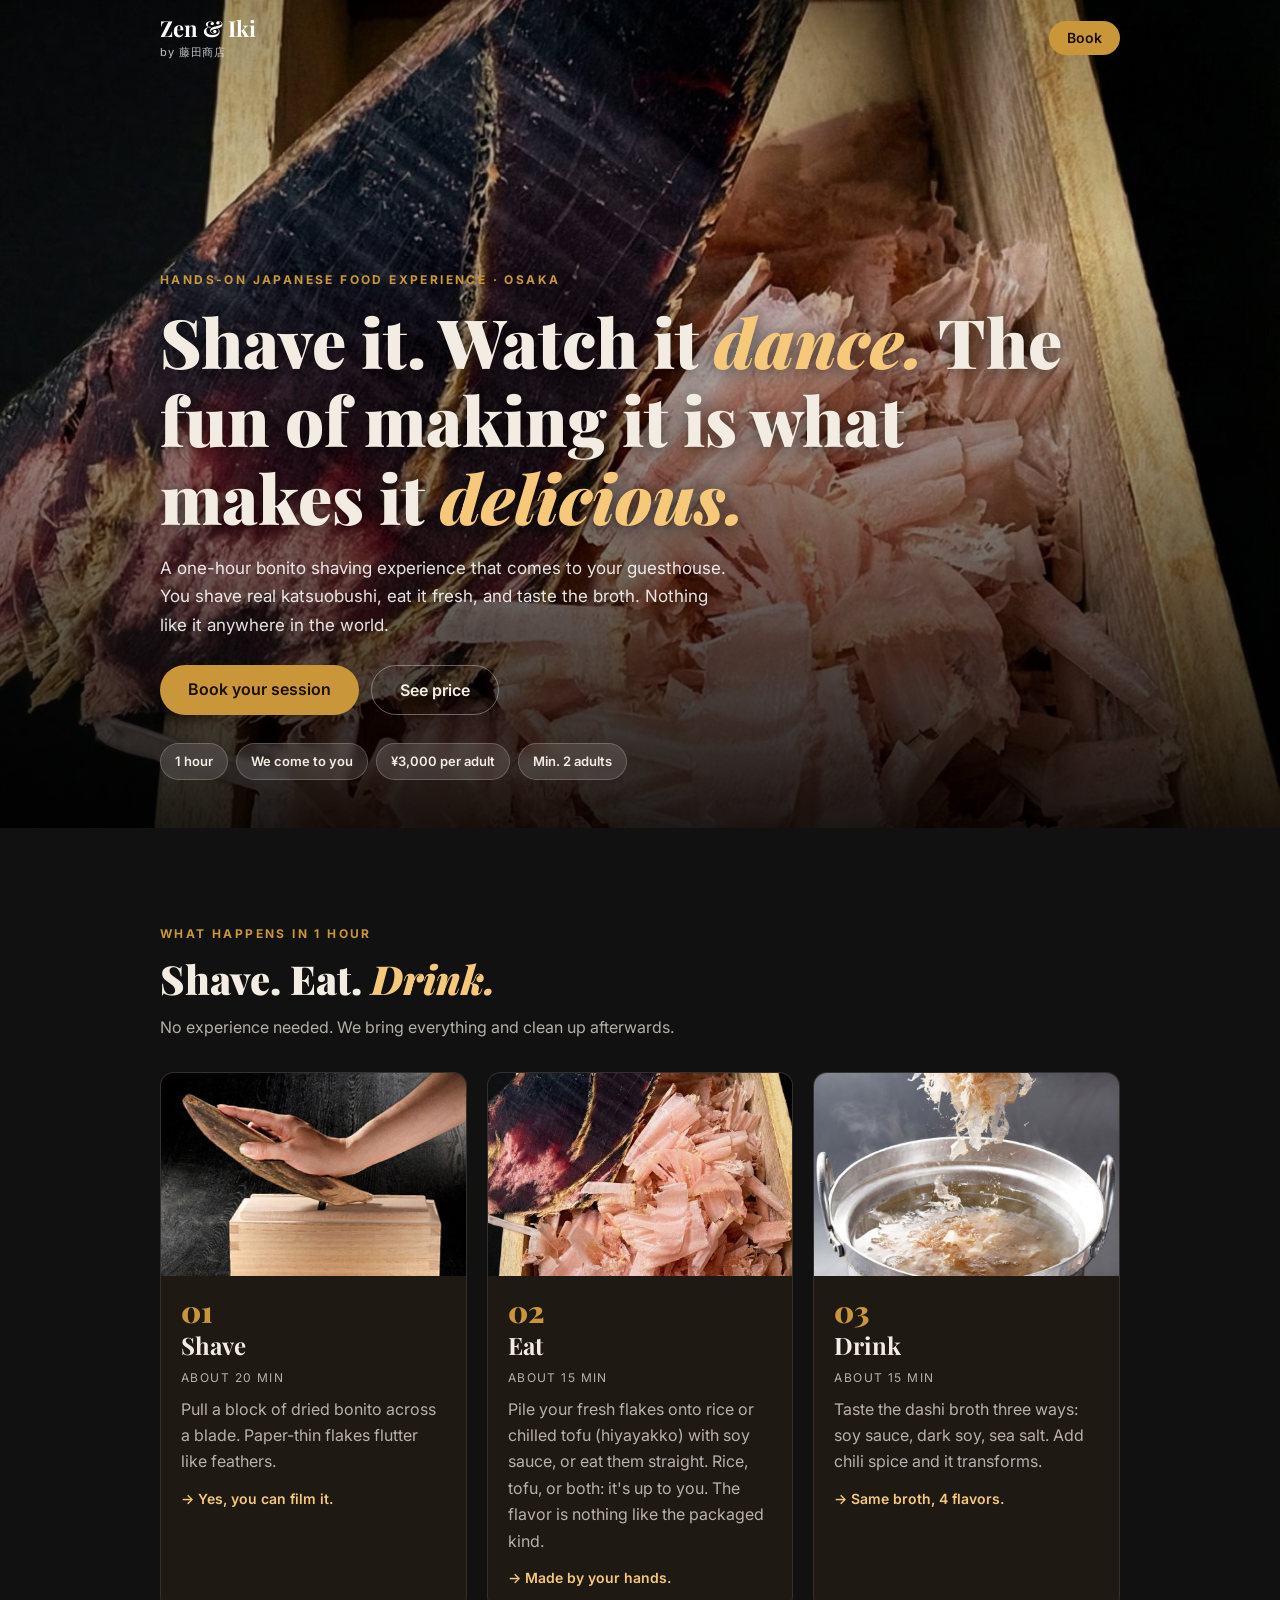
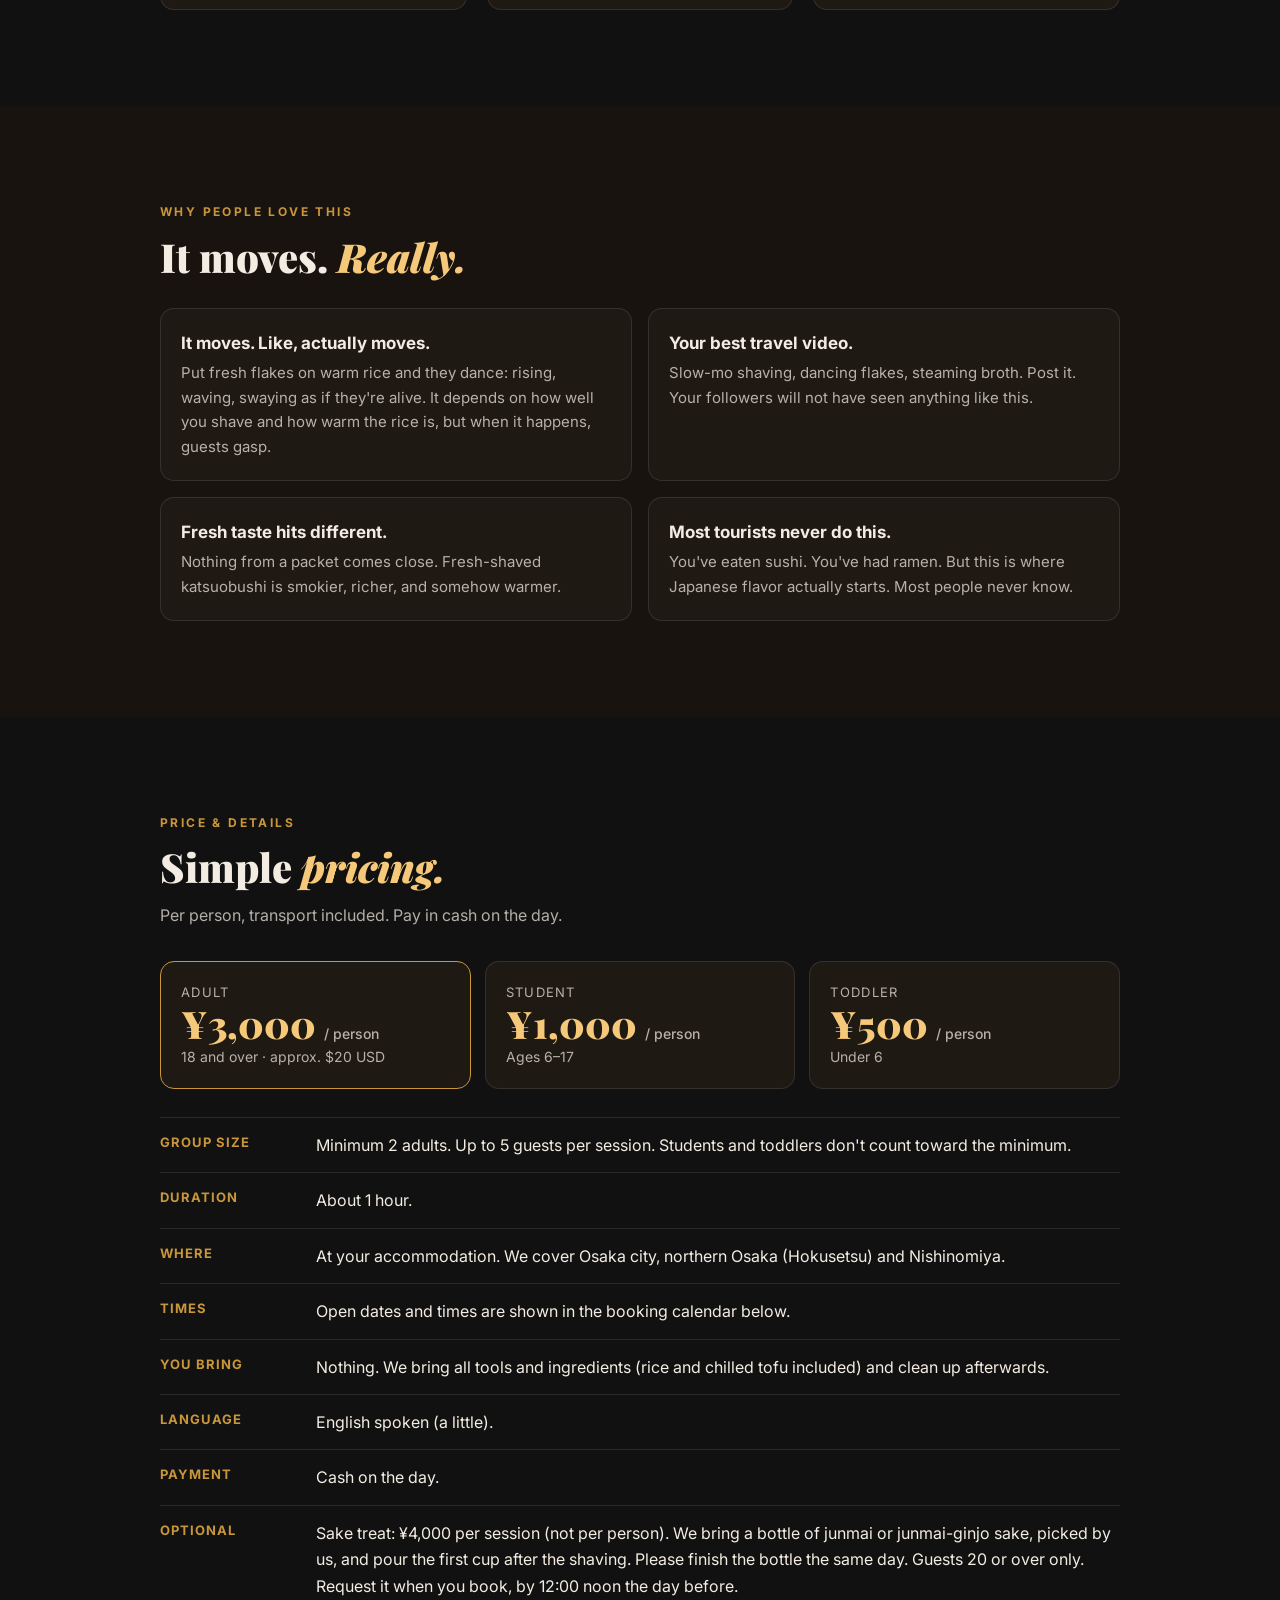
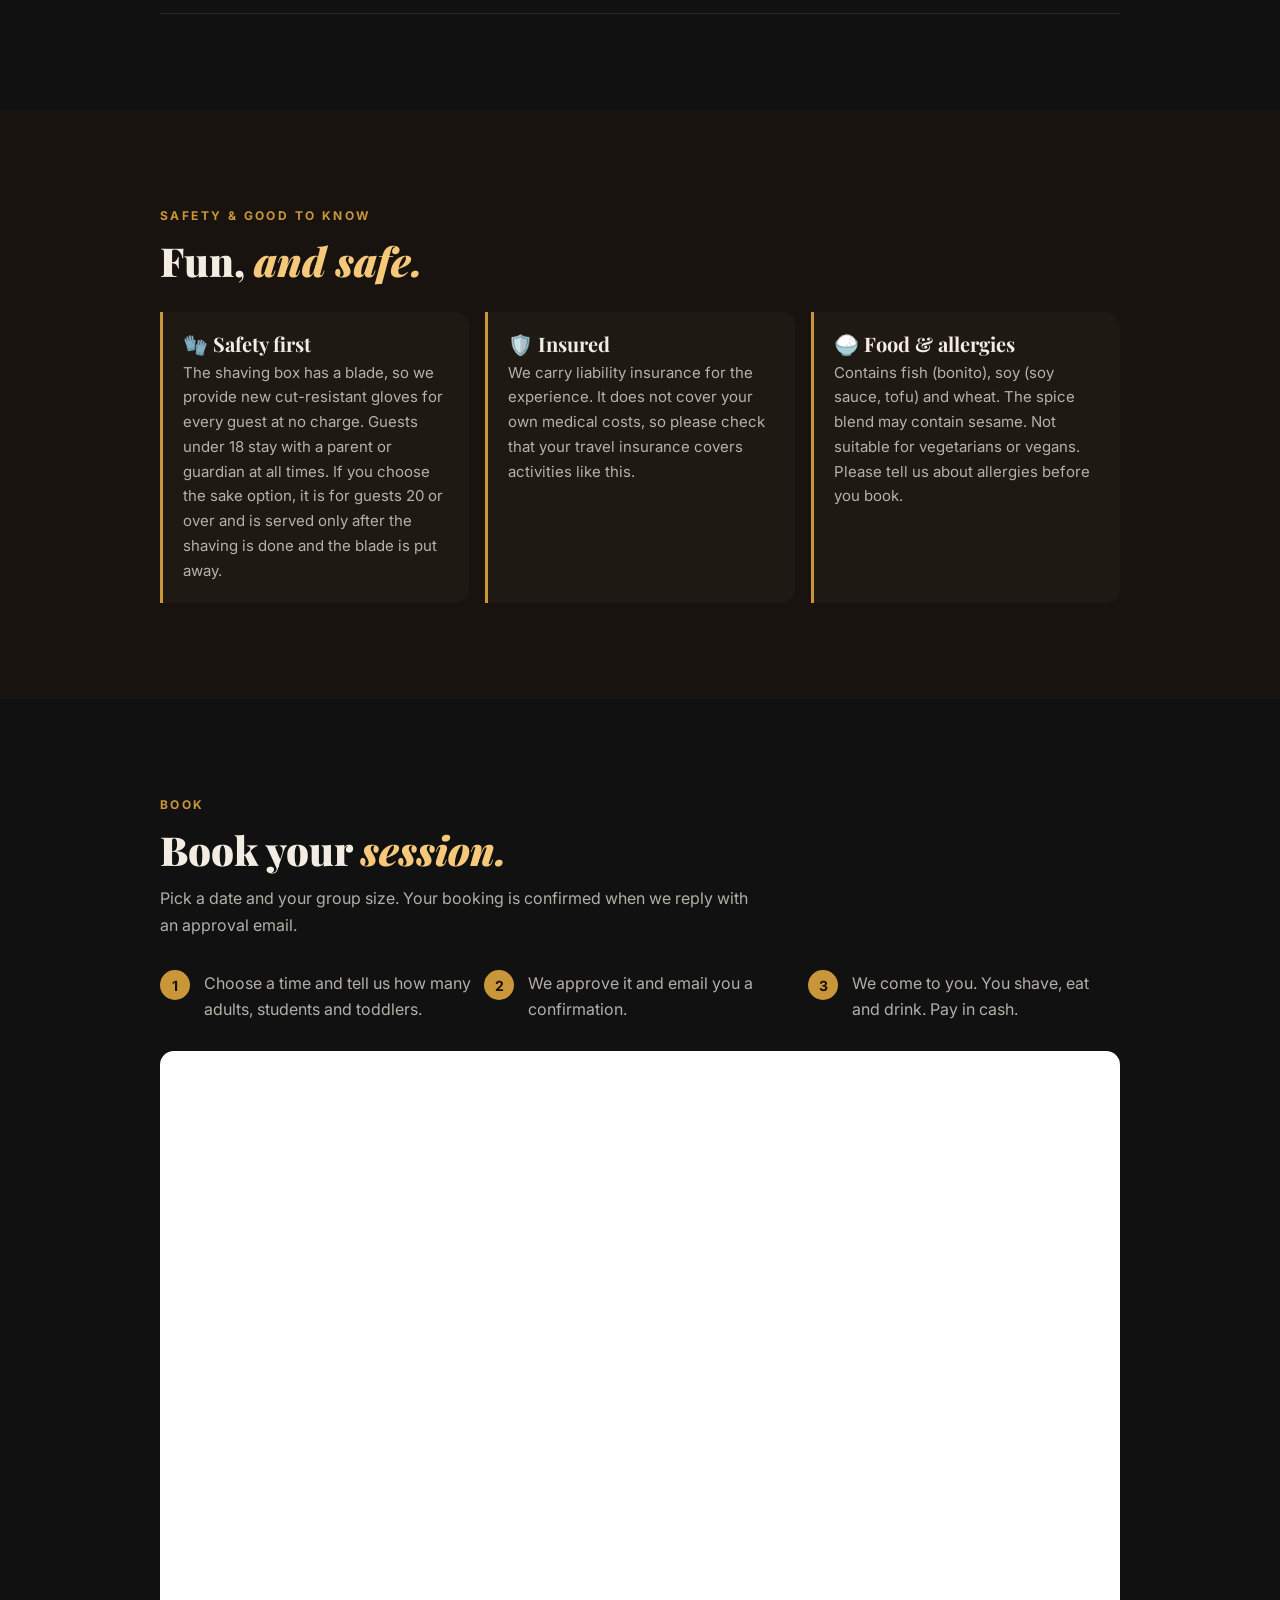
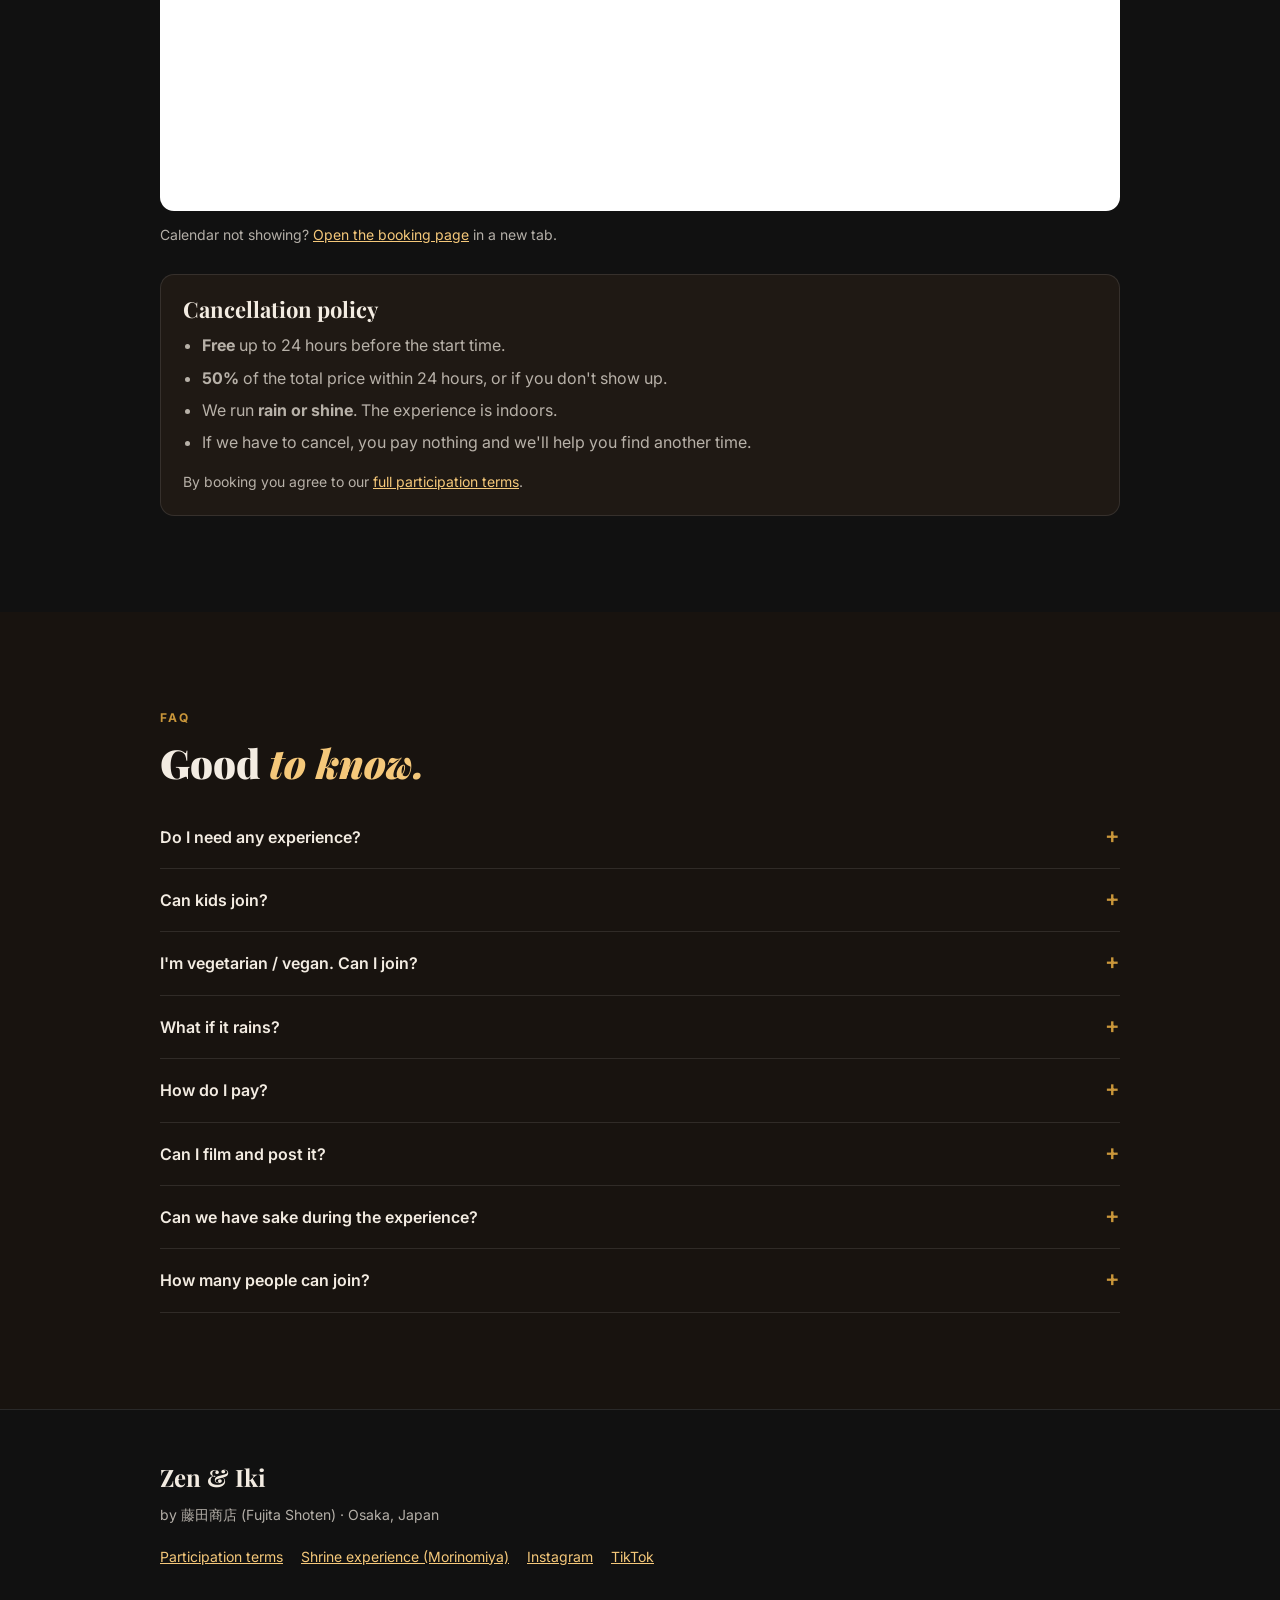
<file: index.html>
<!DOCTYPE html>
<html lang="en">
<head>
  <meta charset="UTF-8">
  <meta name="viewport" content="width=device-width, initial-scale=1">
  <title>Bonito Shaving Experience | Zen &amp; Iki, Osaka</title>
  <meta name="description" content="Shave real bonito, eat it fresh, taste the broth. A one-hour hands-on Japanese food experience that comes to your guesthouse in Osaka. From ¥3,000 per adult.">
  <meta property="og:type" content="website">
  <meta property="og:title" content="Bonito Shaving Experience | Zen &amp; Iki, Osaka">
  <meta property="og:description" content="Shave it. Watch it dance. A one-hour bonito shaving experience that comes to your guesthouse in Osaka.">
  <link rel="canonical" href="https://katsuo-minpaku-lp.vercel.app/">
  <meta property="og:url" content="https://katsuo-minpaku-lp.vercel.app/">
  <meta property="og:site_name" content="Zen &amp; Iki">
  <meta property="og:image" content="https://katsuo-minpaku-lp.vercel.app/assets/og.jpg">
  <meta property="og:image:width" content="1200">
  <meta property="og:image:height" content="630">
  <meta property="og:image:alt" content="A block of dried bonito and a box of fresh pink shavings">
  <meta name="twitter:card" content="summary_large_image">
  <meta name="theme-color" content="#111111">
  <link rel="icon" href="assets/favicon.svg" type="image/svg+xml">
  <link rel="preconnect" href="https://fonts.googleapis.com">
  <link rel="preconnect" href="https://fonts.gstatic.com" crossorigin>
  <link rel="stylesheet" href="https://fonts.googleapis.com/css2?family=Inter:wght@400;500;600;700&family=Playfair+Display:ital,wght@0,700;0,900;1,700&display=swap">
  <link rel="stylesheet" href="styles.css">
</head>
<body>

<header class="site-header">
  <div class="wrap">
    <a class="brand" href="#hero"><b>Zen &amp; Iki</b><span>by 藤田商店</span></a>
    <a class="btn small" href="#book" data-book>Book</a>
  </div>
</header>

<main>

<!-- HERO -->
<section class="hero" id="hero" style="padding:0">
  <img src="assets/hero.jpg" alt="Block of dried bonito and a box of fresh pink shavings" width="1400" height="1719">
  <div class="wrap">
    <p class="kicker">Hands-on Japanese food experience · Osaka</p>
    <h1>Shave it. Watch it <em>dance.</em> The fun of making it is what makes it <em>delicious.</em></h1>
    <p class="sub">A one-hour bonito shaving experience that comes to your guesthouse. You shave real katsuobushi, eat it fresh, and taste the broth. Nothing like it anywhere in the world.</p>
    <div class="cta-row">
      <a class="btn" href="#book" data-book>Book your session</a>
      <a class="btn ghost" href="#price">See price</a>
    </div>
    <ul class="chips">
      <li>1 hour</li>
      <li>We come to you</li>
      <li>¥3,000 per adult</li>
      <li>Min. 2 adults</li>
    </ul>
  </div>
</section>

<!-- WHAT HAPPENS -->
<section id="experience">
  <div class="wrap">
    <p class="kicker">What happens in 1 hour</p>
    <h2>Shave. Eat. <em>Drink.</em></h2>
    <p class="lead">No experience needed. We bring everything and clean up afterwards.</p>
    <div class="steps">
      <article class="step">
        <img src="assets/shave.jpg" alt="A hand pulling a block of dried bonito across a wooden shaving box" width="900" height="599" loading="lazy">
        <div class="body">
          <div class="num">01</div>
          <h3>Shave</h3>
          <div class="time">About 20 min</div>
          <p>Pull a block of dried bonito across a blade. Paper-thin flakes flutter like feathers.</p>
          <p class="hl">→ Yes, you can film it.</p>
        </div>
      </article>
      <article class="step">
        <img src="assets/flakes.jpg" alt="Freshly shaved pink bonito flakes" width="900" height="660" loading="lazy">
        <div class="body">
          <div class="num">02</div>
          <h3>Eat</h3>
          <div class="time">About 15 min</div>
          <p>Pile your fresh flakes onto rice or chilled tofu (hiyayakko) with soy sauce, or eat them straight. Rice, tofu, or both: it's up to you. The flavor is nothing like the packaged kind.</p>
          <p class="hl">→ Made by your hands.</p>
        </div>
      </article>
      <article class="step">
        <img src="assets/dashi.jpg" alt="Bonito flakes falling into a pot of steaming dashi broth" width="900" height="599" loading="lazy">
        <div class="body">
          <div class="num">03</div>
          <h3>Drink</h3>
          <div class="time">About 15 min</div>
          <p>Taste the dashi broth three ways: soy sauce, dark soy, sea salt. Add chili spice and it transforms.</p>
          <p class="hl">→ Same broth, 4 flavors.</p>
        </div>
      </article>
    </div>
  </div>
</section>

<!-- WHY -->
<section class="alt">
  <div class="wrap">
    <p class="kicker">Why people love this</p>
    <h2>It moves. <em>Really.</em></h2>
    <div class="why" style="margin-top:28px">
      <div><strong>It moves. Like, actually moves.</strong><p>Put fresh flakes on warm rice and they dance: rising, waving, swaying as if they're alive. It depends on how well you shave and how warm the rice is, but when it happens, guests gasp.</p></div>
      <div><strong>Your best travel video.</strong><p>Slow-mo shaving, dancing flakes, steaming broth. Post it. Your followers will not have seen anything like this.</p></div>
      <div><strong>Fresh taste hits different.</strong><p>Nothing from a packet comes close. Fresh-shaved katsuobushi is smokier, richer, and somehow warmer.</p></div>
      <div><strong>Most tourists never do this.</strong><p>You've eaten sushi. You've had ramen. But this is where Japanese flavor actually starts. Most people never know.</p></div>
    </div>
  </div>
</section>

<!-- PRICE -->
<section id="price">
  <div class="wrap">
    <p class="kicker">Price &amp; details</p>
    <h2>Simple <em>pricing.</em></h2>
    <p class="lead">Per person, transport included. Pay in cash on the day.</p>
    <div class="price-grid">
      <div class="price-card main">
        <div class="who">Adult</div>
        <div class="amt">¥3,000 <small>/ person</small></div>
        <div class="age">18 and over · approx. $20 USD</div>
      </div>
      <div class="price-card">
        <div class="who">Student</div>
        <div class="amt">¥1,000 <small>/ person</small></div>
        <div class="age">Ages 6–17</div>
      </div>
      <div class="price-card">
        <div class="who">Toddler</div>
        <div class="amt">¥500 <small>/ person</small></div>
        <div class="age">Under 6</div>
      </div>
    </div>
    <ul class="facts">
      <li><b>Group size</b><span>Minimum 2 adults. Up to 5 guests per session. Students and toddlers don't count toward the minimum.</span></li>
      <li><b>Duration</b><span>About 1 hour.</span></li>
      <li><b>Where</b><span>At your accommodation. We cover Osaka city, northern Osaka (Hokusetsu) and Nishinomiya.</span></li>
      <li><b>Times</b><span>Open dates and times are shown in the booking calendar below.</span></li>
      <li><b>You bring</b><span>Nothing. We bring all tools and ingredients (rice and chilled tofu included) and clean up afterwards.</span></li>
      <li><b>Language</b><span>English spoken (a little).</span></li>
      <li><b>Payment</b><span>Cash on the day.</span></li>
      <li><b>Optional</b><span>Sake treat: ¥4,000 per session (not per person). We bring a bottle of junmai or junmai-ginjo sake, picked by us, and pour the first cup after the shaving. Please finish the bottle the same day. Guests 20 or over only. Request it when you book, by 12:00 noon the day before.</span></li>
    </ul>
  </div>
</section>

<!-- SAFETY -->
<section class="alt">
  <div class="wrap">
    <p class="kicker">Safety &amp; good to know</p>
    <h2>Fun, <em>and safe.</em></h2>
    <div class="notes" style="margin-top:28px">
      <div class="note">
        <h3>🧤 Safety first</h3>
        <p>The shaving box has a blade, so we provide new cut-resistant gloves for every guest at no charge. Guests under 18 stay with a parent or guardian at all times. If you choose the sake option, it is for guests 20 or over and is served only after the shaving is done and the blade is put away.</p>
      </div>
      <div class="note">
        <h3>🛡️ Insured</h3>
        <p>We carry liability insurance for the experience. It does not cover your own medical costs, so please check that your travel insurance covers activities like this.</p>
      </div>
      <div class="note">
        <h3>🍚 Food &amp; allergies</h3>
        <p>Contains fish (bonito), soy (soy sauce, tofu) and wheat. The spice blend may contain sesame. Not suitable for vegetarians or vegans. Please tell us about allergies before you book.</p>
      </div>
    </div>
  </div>
</section>

<!-- BOOK -->
<section id="book">
  <div class="wrap">
    <p class="kicker">Book</p>
    <h2>Book your <em>session.</em></h2>
    <p class="lead">Pick a date and your group size. Your booking is confirmed when we reply with an approval email.</p>
    <ol class="how-book">
      <li>Choose a time and tell us how many adults, students and toddlers.</li>
      <li>We approve it and email you a confirmation.</li>
      <li>We come to you. You shave, eat and drink. Pay in cash.</li>
    </ol>
    <div id="booking-frame" class="booking-frame"></div>
    <p class="frame-fallback">Calendar not showing? <a href="#book" data-book>Open the booking page</a> in a new tab.</p>
    <div class="booking-pending">
      Online booking opens soon. In the meantime, message us on
      <a href="https://www.instagram.com/katsuobushi.osaka" target="_blank" rel="noopener noreferrer">Instagram</a>.
    </div>

    <div class="policy">
      <h3>Cancellation policy</h3>
      <ul>
        <li><strong>Free</strong> up to 24 hours before the start time.</li>
        <li><strong>50%</strong> of the total price within 24 hours, or if you don't show up.</li>
        <li>We run <strong>rain or shine</strong>. The experience is indoors.</li>
        <li>If we have to cancel, you pay nothing and we'll help you find another time.</li>
      </ul>
      <p style="margin:14px 0 0;color:var(--muted);font-size:14px">By booking you agree to our <a href="terms.html">full participation terms</a>.</p>
    </div>
  </div>
</section>

<!-- FAQ -->
<section class="alt faq">
  <div class="wrap">
    <p class="kicker">FAQ</p>
    <h2>Good <em>to know.</em></h2>
    <div style="margin-top:20px">
      <details><summary>Do I need any experience?</summary><p>No. We show you how, and gloves are provided. If you can pull a block across a blade, you can do it.</p></details>
      <details><summary>Can kids join?</summary><p>Yes. Students (6–17) are ¥1,000 and toddlers (under 6) are ¥500. Anyone under 18 must stay with a parent or guardian. Toddlers take part with a guardian right beside them, and we may ask that they not handle the blade.</p></details>
      <details><summary>I'm vegetarian / vegan. Can I join?</summary><p>Sorry, no. The experience is built around bonito (fish), so it is not suitable for vegetarians or vegans.</p></details>
      <details><summary>What if it rains?</summary><p>Nothing changes. The experience is indoors and runs rain or shine.</p></details>
      <details><summary>How do I pay?</summary><p>In cash on the day. Prices are per person and include transport.</p></details>
      <details><summary>Can I film and post it?</summary><p>Please do. We may also film the session for our own promotion. If you'd rather not appear, just tell us before we start.</p></details>
      <details><summary>Can we have sake during the experience?</summary><p>Yes, as an option for ¥4,000 per session (not per person). We pour the first cup after the shaving, once the blade is put away, and the rest of the bottle is yours to finish that day. Guests 20 or over only. Please request it when you book, by 12:00 noon the day before.</p></details>
      <details><summary>How many people can join?</summary><p>At least 2 adults, and up to 5 guests in total per session.</p></details>
    </div>
  </div>
</section>

</main>

<footer>
  <div class="wrap">
    <div class="brand-line">Zen &amp; Iki</div>
    <p>by 藤田商店 (Fujita Shoten) · Osaka, Japan</p>
    <div class="foot-links">
      <a href="terms.html">Participation terms</a>
      <a href="https://katsuobushi-3pjo.vercel.app/" target="_blank" rel="noopener noreferrer">Shrine experience (Morinomiya)</a>
      <a href="https://www.instagram.com/katsuobushi.osaka" target="_blank" rel="noopener noreferrer">Instagram</a>
      <a href="https://www.tiktok.com/@user2796113026210" target="_blank" rel="noopener noreferrer">TikTok</a>
    </div>
  </div>
</footer>

<div id="sticky" class="sticky">
  <a class="btn" href="#book" data-book>Book your session · from ¥3,000</a>
</div>

<script src="script.js"></script>
</body>
</html>
</file>
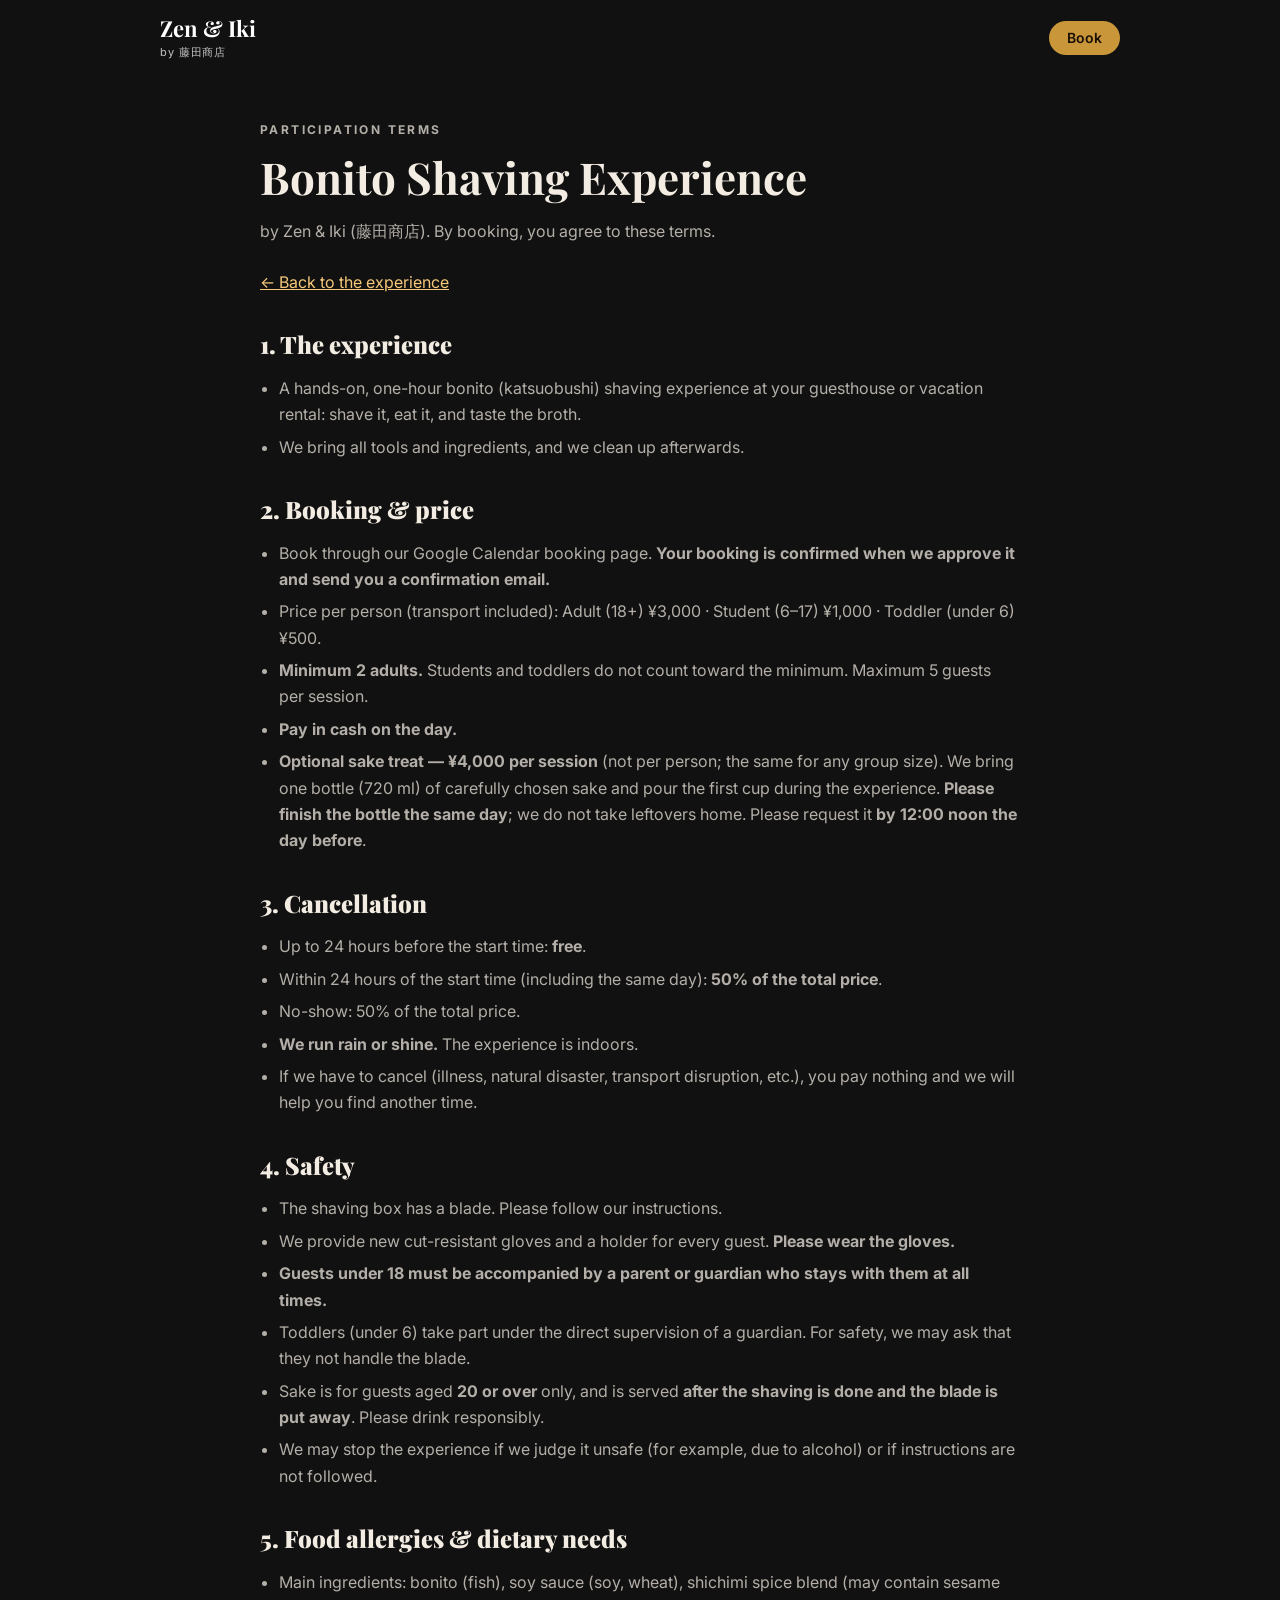
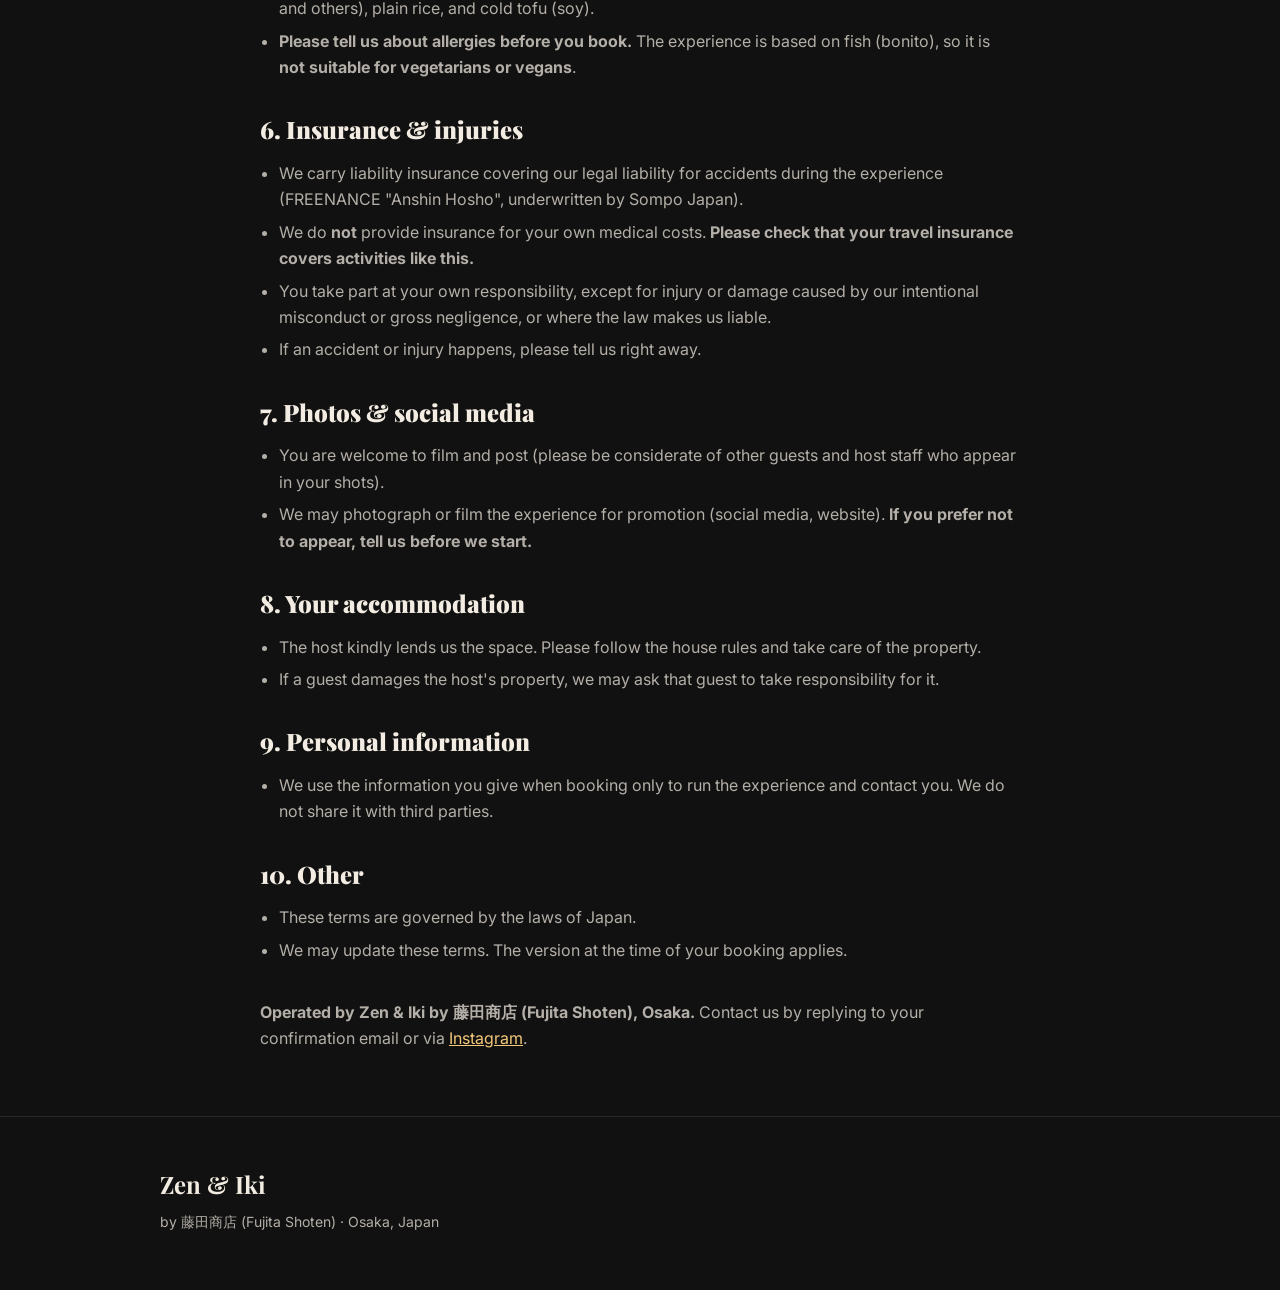
<file: terms.html>
<!DOCTYPE html>
<html lang="en">
<head>
  <meta charset="UTF-8">
  <meta name="viewport" content="width=device-width, initial-scale=1">
  <title>Participation Terms | Zen &amp; Iki</title>
  <meta name="description" content="Participation terms for the Zen &amp; Iki bonito shaving experience: booking, price, cancellation, safety, allergies, insurance and photos.">
  <meta name="theme-color" content="#111111">
  <link rel="icon" href="assets/favicon.svg" type="image/svg+xml">
  <link rel="preconnect" href="https://fonts.googleapis.com">
  <link rel="preconnect" href="https://fonts.gstatic.com" crossorigin>
  <link rel="stylesheet" href="https://fonts.googleapis.com/css2?family=Inter:wght@400;500;600;700&family=Playfair+Display:ital,wght@0,700;0,900;1,700&display=swap">
  <link rel="stylesheet" href="styles.css">
</head>
<body>

<header class="site-header">
  <div class="wrap">
    <a class="brand" href="./"><b>Zen &amp; Iki</b><span>by 藤田商店</span></a>
    <a class="btn small" href="./#book">Book</a>
  </div>
</header>

<main class="wrap doc">
  <p class="kicker">Participation terms</p>
  <h1>Bonito Shaving Experience</h1>
  <p>by Zen &amp; Iki (藤田商店). By booking, you agree to these terms.</p>
  <a class="back" href="./">← Back to the experience</a>

  <!-- 本文は docs/参加規約_EN.md と同じ内容。どちらかを直したら両方そろえる -->
  <h2>1. The experience</h2>
  <ul>
    <li>A hands-on, one-hour bonito (katsuobushi) shaving experience at your guesthouse or vacation rental: shave it, eat it, and taste the broth.</li>
    <li>We bring all tools and ingredients, and we clean up afterwards.</li>
  </ul>

  <h2>2. Booking &amp; price</h2>
  <ul>
    <li>Book through our Google Calendar booking page. <strong>Your booking is confirmed when we approve it and send you a confirmation email.</strong></li>
    <li>Price per person (transport included): Adult (18+) ¥3,000 · Student (6–17) ¥1,000 · Toddler (under 6) ¥500.</li>
    <li><strong>Minimum 2 adults.</strong> Students and toddlers do not count toward the minimum. Maximum 5 guests per session.</li>
    <li><strong>Pay in cash on the day.</strong></li>
    <li><strong>Optional sake treat — ¥4,000 per session</strong> (not per person; the same for any group size). We bring one bottle (720 ml) of carefully chosen sake and pour the first cup during the experience. <strong>Please finish the bottle the same day</strong>; we do not take leftovers home. Please request it <strong>by 12:00 noon the day before</strong>.</li>
  </ul>

  <h2>3. Cancellation</h2>
  <ul>
    <li>Up to 24 hours before the start time: <strong>free</strong>.</li>
    <li>Within 24 hours of the start time (including the same day): <strong>50% of the total price</strong>.</li>
    <li>No-show: 50% of the total price.</li>
    <li><strong>We run rain or shine.</strong> The experience is indoors.</li>
    <li>If we have to cancel (illness, natural disaster, transport disruption, etc.), you pay nothing and we will help you find another time.</li>
  </ul>

  <h2>4. Safety</h2>
  <ul>
    <li>The shaving box has a blade. Please follow our instructions.</li>
    <li>We provide new cut-resistant gloves and a holder for every guest. <strong>Please wear the gloves.</strong></li>
    <li><strong>Guests under 18 must be accompanied by a parent or guardian who stays with them at all times.</strong></li>
    <li>Toddlers (under 6) take part under the direct supervision of a guardian. For safety, we may ask that they not handle the blade.</li>
    <li>Sake is for guests aged <strong>20 or over</strong> only, and is served <strong>after the shaving is done and the blade is put away</strong>. Please drink responsibly.</li>
    <li>We may stop the experience if we judge it unsafe (for example, due to alcohol) or if instructions are not followed.</li>
  </ul>

  <h2>5. Food allergies &amp; dietary needs</h2>
  <ul>
    <li>Main ingredients: bonito (fish), soy sauce (soy, wheat), shichimi spice blend (may contain sesame and others), plain rice, and cold tofu (soy).</li>
    <li><strong>Please tell us about allergies before you book.</strong> The experience is based on fish (bonito), so it is <strong>not suitable for vegetarians or vegans</strong>.</li>
  </ul>

  <h2>6. Insurance &amp; injuries</h2>
  <ul>
    <li>We carry liability insurance covering our legal liability for accidents during the experience (FREENANCE "Anshin Hosho", underwritten by Sompo Japan).</li>
    <li>We do <strong>not</strong> provide insurance for your own medical costs. <strong>Please check that your travel insurance covers activities like this.</strong></li>
    <li>You take part at your own responsibility, except for injury or damage caused by our intentional misconduct or gross negligence, or where the law makes us liable.</li>
    <li>If an accident or injury happens, please tell us right away.</li>
  </ul>

  <h2>7. Photos &amp; social media</h2>
  <ul>
    <li>You are welcome to film and post (please be considerate of other guests and host staff who appear in your shots).</li>
    <li>We may photograph or film the experience for promotion (social media, website). <strong>If you prefer not to appear, tell us before we start.</strong></li>
  </ul>

  <h2>8. Your accommodation</h2>
  <ul>
    <li>The host kindly lends us the space. Please follow the house rules and take care of the property.</li>
    <li>If a guest damages the host's property, we may ask that guest to take responsibility for it.</li>
  </ul>

  <h2>9. Personal information</h2>
  <ul>
    <li>We use the information you give when booking only to run the experience and contact you. We do not share it with third parties.</li>
  </ul>

  <h2>10. Other</h2>
  <ul>
    <li>These terms are governed by the laws of Japan.</li>
    <li>We may update these terms. The version at the time of your booking applies.</li>
  </ul>

  <p style="margin-top:36px"><strong>Operated by Zen &amp; Iki by 藤田商店 (Fujita Shoten), Osaka.</strong> Contact us by replying to your confirmation email or via
    <a href="https://www.instagram.com/katsuobushi.osaka" target="_blank" rel="noopener noreferrer">Instagram</a>.</p>
</main>

<footer>
  <div class="wrap">
    <div class="brand-line">Zen &amp; Iki</div>
    <p>by 藤田商店 (Fujita Shoten) · Osaka, Japan</p>
  </div>
</footer>

</body>
</html>
</file>
<file: styles.css>
/* Zen & Iki — guesthouse guest landing page */
:root {
  --bg: #111;
  --bg-alt: #18130f;
  --surface: #1f1914;
  --line: rgba(255, 255, 255, 0.1);
  --text: #f3ece2;
  --muted: rgba(243, 236, 226, 0.72);
  --gold: #c9963a;
  --gold-soft: #f5c87a;
  --on-gold: #1a0f05;
  --radius: 14px;
  --serif: 'Playfair Display', Georgia, serif;
  --sans: 'Inter', system-ui, -apple-system, 'Segoe UI', sans-serif;
}

*, *::before, *::after { box-sizing: border-box; }
html { scroll-behavior: smooth; }
body {
  margin: 0;
  background: var(--bg);
  color: var(--text);
  font-family: var(--sans);
  font-size: 16px;
  line-height: 1.65;
  -webkit-font-smoothing: antialiased;
}
img { max-width: 100%; display: block; }
a { color: var(--gold-soft); }
a:focus-visible, button:focus-visible, summary:focus-visible {
  outline: 2px solid var(--gold-soft);
  outline-offset: 3px;
}

.wrap { width: 100%; max-width: 1000px; margin: 0 auto; padding: 0 20px; }
section { padding: 64px 0; }
.alt { background: var(--bg-alt); }

.kicker {
  font-size: 12px; font-weight: 700; letter-spacing: 0.2em;
  text-transform: uppercase; color: var(--gold); margin: 0 0 12px;
}
h1, h2, h3 { font-family: var(--serif); line-height: 1.15; margin: 0; }
h2 { font-size: clamp(28px, 5vw, 40px); font-weight: 900; margin-bottom: 12px; }
h2 em, h1 em { font-style: italic; color: var(--gold-soft); }
.lead { color: var(--muted); max-width: 60ch; margin: 0 0 32px; }

/* Buttons */
.btn {
  display: inline-block; text-decoration: none; cursor: pointer;
  background: var(--gold); color: var(--on-gold);
  font: 600 16px/1 var(--sans); padding: 16px 28px;
  border-radius: 999px; border: 0;
}
.btn:hover { background: var(--gold-soft); }
.btn.ghost { background: transparent; color: var(--text); border: 1px solid rgba(255,255,255,.35); }
.btn.ghost:hover { background: rgba(255,255,255,.08); }
.btn.small { padding: 10px 18px; font-size: 14px; }
.btn[aria-disabled="true"] { opacity: .55; pointer-events: none; }

/* Header */
.site-header {
  position: absolute; top: 0; left: 0; right: 0; z-index: 5;
  padding: 16px 0;
}
.site-header .wrap { display: flex; align-items: center; justify-content: space-between; }
.brand { text-decoration: none; color: #fff; line-height: 1.15; }
.brand b { font-family: var(--serif); font-size: 22px; display: block; }
.brand span { font-size: 11px; letter-spacing: .08em; color: rgba(255,255,255,.75); }

/* Hero */
.hero {
  position: relative; min-height: 92vh; min-height: 92svh;
  display: flex; align-items: flex-end; overflow: hidden; background: #0d0804;
}
.hero img {
  position: absolute; inset: 0; width: 100%; height: 100%;
  object-fit: cover; object-position: center 62%;
}
.hero::after {
  content: ""; position: absolute; inset: 0;
  background: linear-gradient(to bottom, rgba(0,0,0,.35) 0%, rgba(0,0,0,.15) 30%, rgba(0,0,0,.88) 100%);
}
.hero .wrap { position: relative; z-index: 2; padding-bottom: 48px; padding-top: 120px; }
.hero h1 { font-size: clamp(36px, 8vw, 68px); font-weight: 900; text-shadow: 0 2px 18px rgba(0,0,0,.6); max-width: 14em; }
.hero .sub { max-width: 52ch; margin: 18px 0 26px; color: rgba(255,255,255,.88); font-size: 17px; }
.cta-row { display: flex; flex-wrap: wrap; gap: 12px; }
.chips { display: flex; flex-wrap: wrap; gap: 8px; margin: 28px 0 0; padding: 0; list-style: none; }
.chips li {
  font-size: 13px; font-weight: 600; padding: 7px 14px; border-radius: 999px;
  background: rgba(255,255,255,.12); border: 1px solid rgba(255,255,255,.2); backdrop-filter: blur(4px);
}

/* Steps */
.steps { display: grid; gap: 20px; grid-template-columns: 1fr; }
.step { background: var(--surface); border: 1px solid var(--line); border-radius: var(--radius); overflow: hidden; }
.step img { width: 100%; height: auto; aspect-ratio: 3 / 2; object-fit: cover; }
.step .body { padding: 20px; }
.step .num { font-family: var(--serif); color: var(--gold); font-size: 30px; font-weight: 900; line-height: 1; }
.step h3 { font-size: 24px; margin: 6px 0 8px; }
.step .time { font-size: 12px; letter-spacing: .12em; text-transform: uppercase; color: var(--muted); }
.step p { color: var(--muted); margin: 8px 0 12px; }
.step .hl { color: var(--gold-soft); font-weight: 600; font-size: 14px; margin: 0; }

/* Why */
.why { display: grid; gap: 16px; grid-template-columns: 1fr; }
.why div { padding: 20px; border: 1px solid var(--line); border-radius: var(--radius); background: var(--surface); }
.why strong { display: block; font-size: 17px; margin-bottom: 4px; }
.why p { margin: 0; color: var(--muted); font-size: 15px; }

/* Price */
.price-grid { display: grid; gap: 14px; grid-template-columns: 1fr; margin-bottom: 28px; }
.price-card { padding: 20px; border: 1px solid var(--line); border-radius: var(--radius); background: var(--surface); }
.price-card.main { border-color: var(--gold); }
.price-card .who { font-size: 13px; letter-spacing: .1em; text-transform: uppercase; color: var(--muted); }
.price-card .amt { font-family: var(--serif); font-size: 38px; font-weight: 900; color: var(--gold-soft); line-height: 1.1; }
.price-card .amt small { font-family: var(--sans); font-size: 14px; font-weight: 500; color: var(--muted); }
.price-card .age { font-size: 14px; color: var(--muted); }
.facts { list-style: none; margin: 0; padding: 0; border-top: 1px solid var(--line); }
.facts li { display: grid; grid-template-columns: 9em 1fr; gap: 12px; padding: 14px 0; border-bottom: 1px solid var(--line); }
.facts b { color: var(--gold); font-size: 13px; letter-spacing: .08em; text-transform: uppercase; }

/* Safety */
.notes { display: grid; gap: 16px; grid-template-columns: 1fr; }
.note { padding: 20px; border-left: 3px solid var(--gold); background: var(--surface); border-radius: 0 var(--radius) var(--radius) 0; }
.note h3 { font-size: 20px; margin-bottom: 6px; }
.note p { margin: 0; color: var(--muted); font-size: 15px; }

/* Booking */
.how-book { display: grid; gap: 12px; grid-template-columns: 1fr; margin: 0 0 28px; padding: 0; list-style: none; counter-reset: s; }
.how-book li { counter-increment: s; display: flex; gap: 14px; align-items: flex-start; color: var(--muted); }
.how-book li::before {
  content: counter(s); flex: none; width: 30px; height: 30px; border-radius: 50%;
  background: var(--gold); color: var(--on-gold); font-weight: 700;
  display: grid; place-items: center; font-size: 14px;
}
.booking-frame { background: #fff; border-radius: var(--radius); overflow: hidden; }
.booking-frame iframe { width: 100%; height: 760px; border: 0; display: block; }
.booking-pending {
  display: none; padding: 28px; border: 1px dashed var(--gold); border-radius: var(--radius); color: var(--muted);
}
.is-pending .booking-pending { display: block; }
.frame-fallback { margin: 12px 0 0; font-size: 14px; color: var(--muted); }
.is-pending .frame-fallback { display: none; }
.policy { margin-top: 28px; padding: 22px; border: 1px solid var(--line); border-radius: var(--radius); background: var(--surface); }
.policy h3 { font-size: 22px; margin-bottom: 10px; }
.policy ul { margin: 0; padding-left: 1.2em; color: var(--muted); }
.policy li { margin: 6px 0; }

/* FAQ */
.faq details { border-bottom: 1px solid var(--line); }
.faq summary { cursor: pointer; list-style: none; padding: 18px 0; font-weight: 600; display: flex; justify-content: space-between; gap: 16px; }
.faq summary::-webkit-details-marker { display: none; }
.faq summary::after { content: "+"; color: var(--gold); font-size: 22px; line-height: 1; }
.faq details[open] summary::after { content: "–"; }
.faq details p { margin: 0 0 18px; color: var(--muted); max-width: 62ch; }

/* Footer */
footer { padding: 48px 0 110px; border-top: 1px solid var(--line); }
footer .brand-line { font-family: var(--serif); font-size: 24px; font-weight: 700; }
footer p { color: var(--muted); margin: 6px 0 0; font-size: 14px; }
.foot-links { display: flex; flex-wrap: wrap; gap: 18px; margin-top: 18px; font-size: 14px; }

/* Sticky CTA (mobile) */
.sticky {
  position: fixed; left: 0; right: 0; bottom: 0; z-index: 20;
  padding: 12px 16px calc(12px + env(safe-area-inset-bottom));
  background: rgba(17,17,17,.95); border-top: 1px solid var(--line);
  transform: translateY(110%); visibility: hidden; transition: transform .25s ease, visibility 0s linear .25s;
}
.sticky.show { transform: none; visibility: visible; transition: transform .25s ease, visibility 0s; }
.sticky .btn { display: block; text-align: center; width: 100%; }
@media (prefers-reduced-motion: reduce) { .sticky { transition: none; } html { scroll-behavior: auto; } }

/* Terms page */
.doc { padding: 120px 0 48px; max-width: 760px; }
.doc h1 { font-size: clamp(30px, 6vw, 44px); margin-bottom: 8px; }
.doc h2 { font-size: 24px; margin: 36px 0 10px; }
.doc ul { color: var(--muted); padding-left: 1.2em; }
.doc li { margin: 6px 0; }
.doc p { color: var(--muted); }
.doc .back { display: inline-block; margin-top: 8px; }

@media (min-width: 760px) {
  section { padding: 96px 0; }
  .steps { grid-template-columns: repeat(3, 1fr); }
  .why { grid-template-columns: repeat(2, 1fr); }
  .price-grid { grid-template-columns: repeat(3, 1fr); }
  .notes { grid-template-columns: repeat(3, 1fr); }
  .how-book { grid-template-columns: repeat(3, 1fr); }
  .sticky { display: none; }
  footer { padding-bottom: 56px; }
}
</file>
